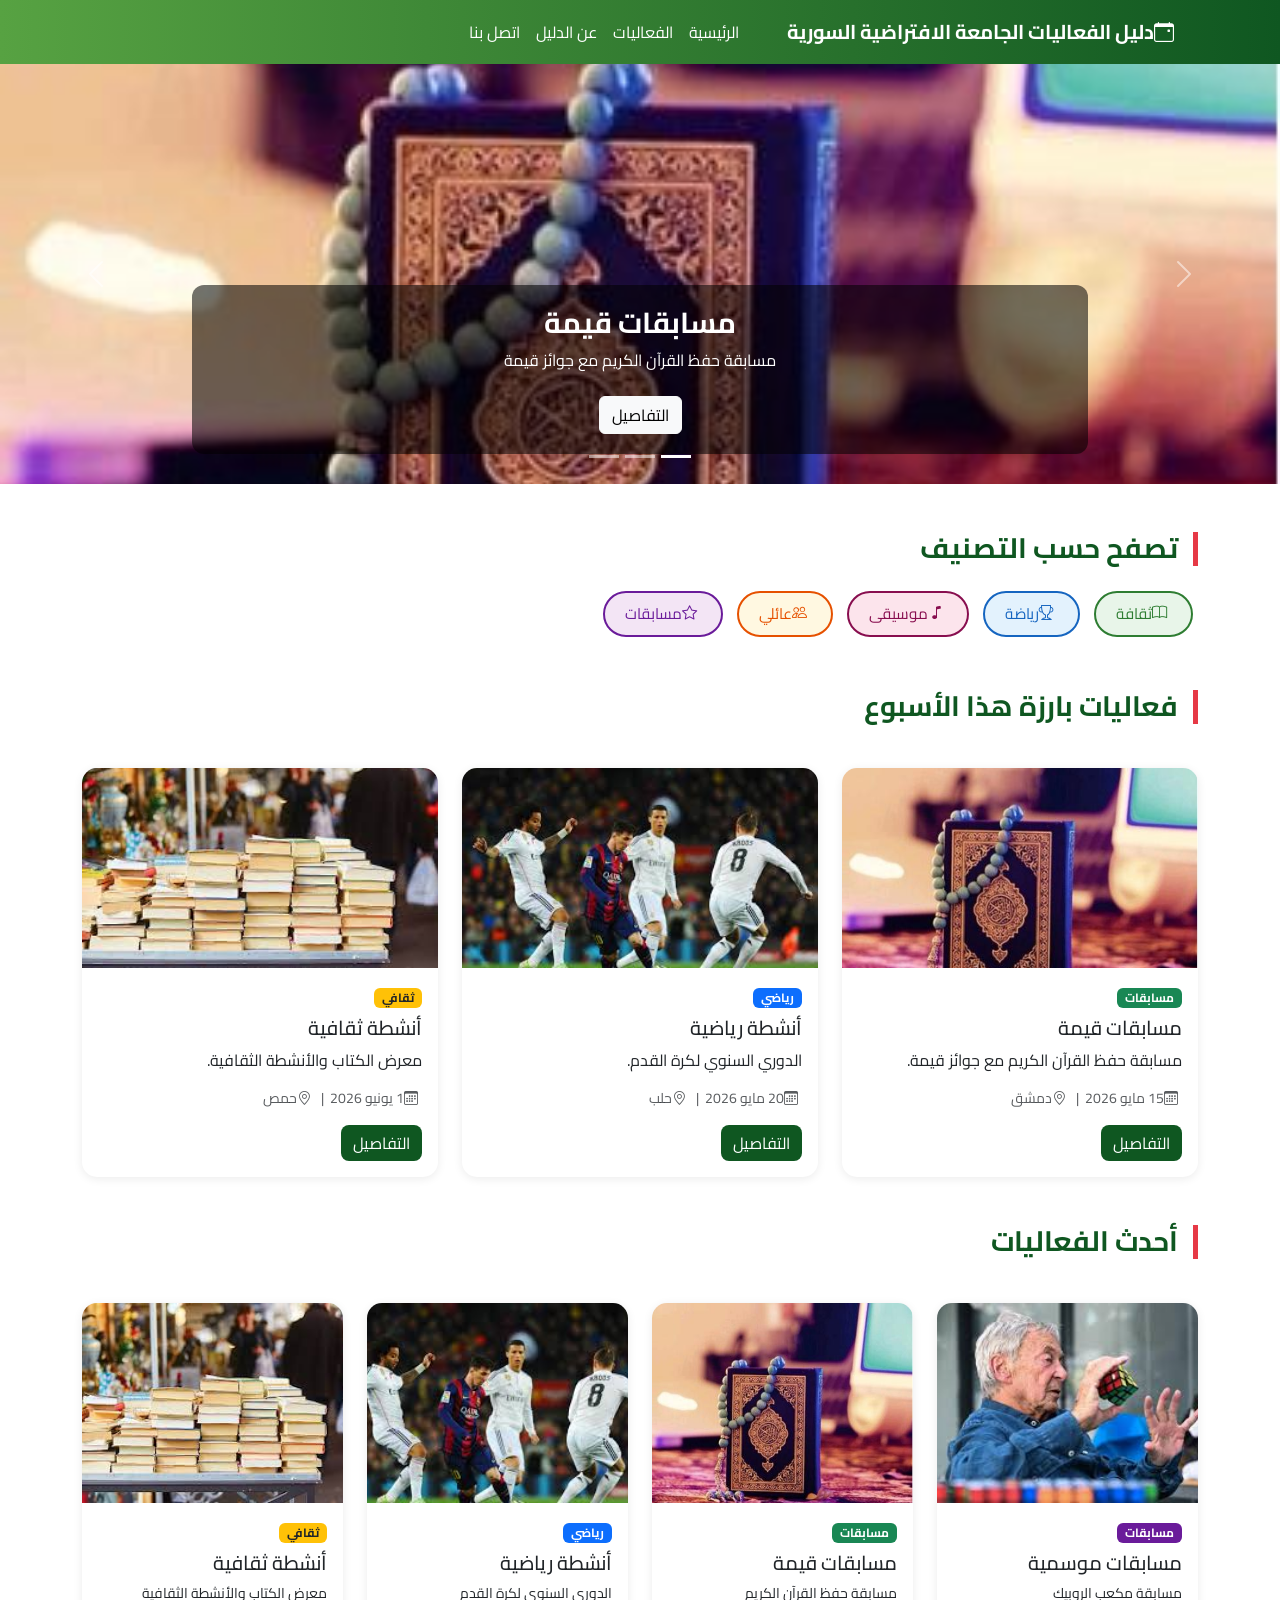
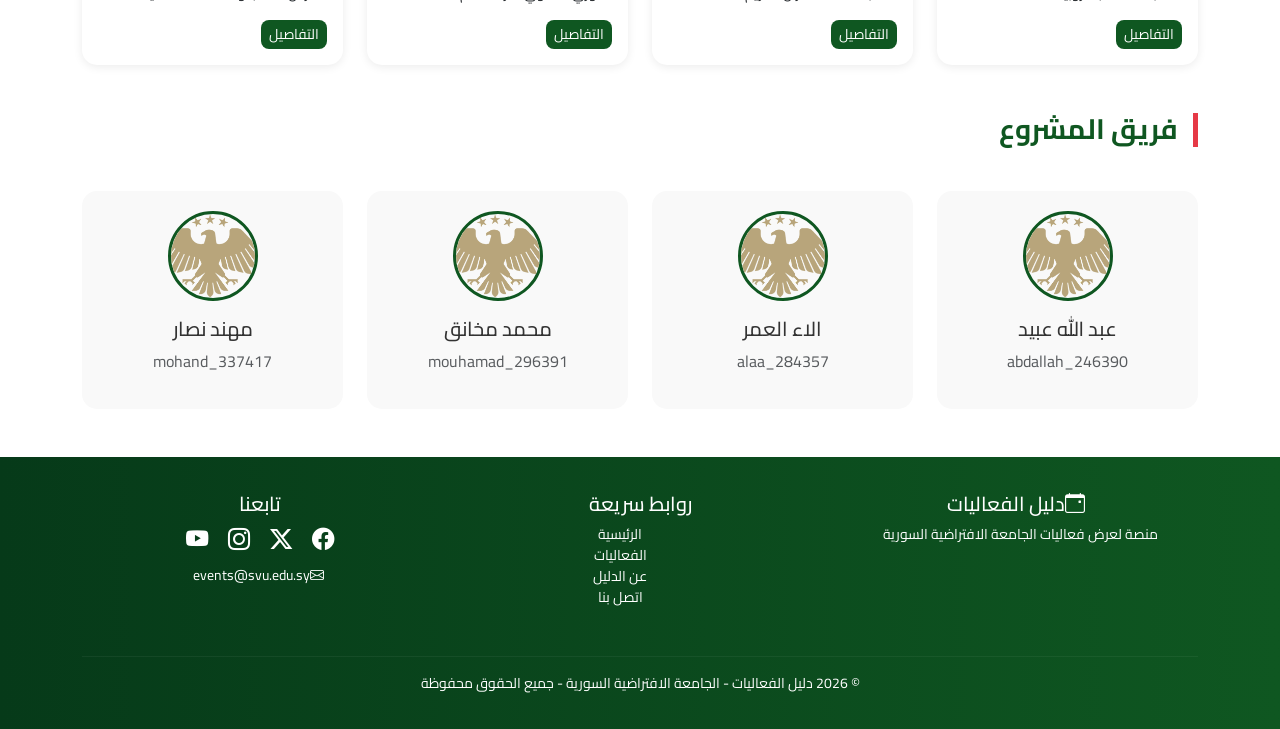
<file: index.html>
<!DOCTYPE html>
<html lang="ar" dir="rtl">

<head>
    <meta charset="UTF-8">
    <meta name="viewport" content="width=device-width, initial-scale=1.0">
    <title>الرئيسية - دليل الفعاليات</title>
    <link href="https://cdn.jsdelivr.net/npm/bootstrap@5.3.0/dist/css/bootstrap.min.css" rel="stylesheet">
    <link href="https://cdn.jsdelivr.net/npm/bootstrap-icons@1.10.5/font/bootstrap-icons.css" rel="stylesheet">
    <link rel="stylesheet" href="assets/css/styles.css">
    <style>
        /* تصنيفات سريعة */
        .category-badges .badge-cat {
            display: inline-block;
            padding: 10px 20px;
            border-radius: 30px;
            font-size: 0.95rem;
            cursor: pointer;
            transition: 0.3s;
            text-decoration: none;
            margin: 5px;
        }
        .badge-cat:hover { transform: translateY(-3px); opacity: 0.85; }
        .badge-culture  { background: #e8f5e9; color: #2e7d32; border: 2px solid #2e7d32; }
        .badge-sport    { background: #e3f2fd; color: #1565c0; border: 2px solid #1565c0; }
        .badge-music    { background: #fce4ec; color: #880e4f; border: 2px solid #880e4f; }
        .badge-family   { background: #fff8e1; color: #e65100; border: 2px solid #e65100; }
        .badge-compete  { background: #f3e5f5; color: #6a1b9a; border: 2px solid #6a1b9a; }
        /* Team section */
        .team-card { background:#f9f9f9; border-radius:15px; padding:20px; text-align:center; }
        .team-card img { width:90px; height:90px; object-fit:cover; border-radius:50%; border: 3px solid #0f5721; }
        .footer-social a { color: white; font-size: 1.4rem; margin: 0 8px; transition: 0.3s; }
        .footer-social a:hover { color: #a5d6a7; }
    </style>
</head>

<body>

    <!-- Navbar -->
    <nav class="navbar navbar-expand-lg">
        <div class="container">
            <a class="navbar-brand fw-bold text-white" href="index.html">
                <i class="bi bi-calendar-event me-2"></i>دليل الفعاليات الجامعة الافتراضية السورية
            </a>
            <button class="navbar-toggler" type="button" data-bs-toggle="collapse" data-bs-target="#navMenu">
                <span class="navbar-toggler-icon"></span>
            </button>
            <div class="collapse navbar-collapse" id="navMenu">
                <ul class="navbar-nav ms-auto">
                    <li class="nav-item"><a class="nav-link" href="index.html">الرئيسية</a></li>
                    <li class="nav-item"><a class="nav-link" href="events.html">الفعاليات</a></li>
                    <li class="nav-item"><a class="nav-link" href="about.html">عن الدليل</a></li>
                    <li class="nav-item"><a class="nav-link" href="contact.html">اتصل بنا</a></li>
                </ul>
            </div>
        </div>
    </nav>

    <!-- Hero Carousel -->
    <div id="heroCarousel" class="carousel slide" data-bs-ride="carousel">
        <div class="carousel-indicators">
            <button type="button" data-bs-target="#heroCarousel" data-bs-slide-to="0" class="active"></button>
            <button type="button" data-bs-target="#heroCarousel" data-bs-slide-to="1"></button>
            <button type="button" data-bs-target="#heroCarousel" data-bs-slide-to="2"></button>
        </div>
        <div class="carousel-inner">
            <div class="carousel-item active">
                <img src="images/qran.jfif" class="d-block w-100" style="height:420px;object-fit:cover;">
                <div class="carousel-caption">
                    <h1>مسابقات قيمة</h1>
                    <p>مسابقة حفظ القرآن الكريم مع جوائز قيمة</p>
                    <a href="event.html?id=1" class="btn btn-light mt-2">التفاصيل</a>
                </div>
            </div>
            <div class="carousel-item">
                <img src="images/sport.jfif" class="d-block w-100" style="height:420px;object-fit:cover;">
                <div class="carousel-caption">
                    <h1>أنشطة رياضية</h1>
                    <p>الدوري السنوي لكرة القدم</p>
                    <a href="event.html?id=2" class="btn btn-light mt-2">التفاصيل</a>
                </div>
            </div>
            <div class="carousel-item">
                <img src="images/book.jfif" class="d-block w-100" style="height:420px;object-fit:cover;">
                <div class="carousel-caption">
                    <h1>فعاليات ثقافية</h1>
                    <p>معرض الكتاب والأنشطة الثقافية</p>
                    <a href="event.html?id=3" class="btn btn-light mt-2">التفاصيل</a>
                </div>
            </div>
        </div>
        <button class="carousel-control-prev" type="button" data-bs-target="#heroCarousel" data-bs-slide="prev">
            <span class="carousel-control-prev-icon"></span>
        </button>
        <button class="carousel-control-next" type="button" data-bs-target="#heroCarousel" data-bs-slide="next">
            <span class="carousel-control-next-icon"></span>
        </button>
    </div>

    <!-- تصنيفات سريعة -->
    <div class="container mt-5">
        <h3 class="section-title">تصفح حسب التصنيف</h3>
        <div class="category-badges mt-3">
            <a href="events.html?cat=ثقافي" class="badge-cat badge-culture"><i class="bi bi-book me-1"></i>ثقافة</a>
            <a href="events.html?cat=رياضي" class="badge-cat badge-sport"><i class="bi bi-trophy me-1"></i>رياضة</a>
            <a href="events.html?cat=موسيقى" class="badge-cat badge-music"><i class="bi bi-music-note me-1"></i>موسيقى</a>
            <a href="events.html?cat=عائلي" class="badge-cat badge-family"><i class="bi bi-people me-1"></i>عائلي</a>
            <a href="events.html?cat=مسابقات" class="badge-cat badge-compete"><i class="bi bi-star me-1"></i>مسابقات</a>
        </div>
    </div>

    <!-- فعاليات بارزة -->
    <div class="container mt-5">
        <h3 class="section-title">فعاليات بارزة هذا الأسبوع</h3>
        <div class="row g-4 mt-2">
            <div class="col-md-4">
                <div class="card h-100">
                    <img src="images/qran.jfif" class="card-img-top">
                    <div class="card-body">
                        <span class="badge bg-success mb-2">مسابقات</span>
                        <h5 class="card-title">مسابقات قيمة</h5>
                        <p class="card-text">مسابقة حفظ القرآن الكريم مع جوائز قيمة.</p>
                        <p class="text-muted small"><i class="bi bi-calendar3 me-1"></i>15 مايو 2026 &nbsp;|&nbsp; <i class="bi bi-geo-alt me-1"></i>دمشق</p>
                        <a href="event.html?id=1" class="btn btn-primary">التفاصيل</a>
                    </div>
                </div>
            </div>
            <div class="col-md-4">
                <div class="card h-100">
                    <img src="images/sport.jfif" class="card-img-top">
                    <div class="card-body">
                        <span class="badge bg-primary mb-2">رياضي</span>
                        <h5 class="card-title">أنشطة رياضية</h5>
                        <p class="card-text">الدوري السنوي لكرة القدم.</p>
                        <p class="text-muted small"><i class="bi bi-calendar3 me-1"></i>20 مايو 2026 &nbsp;|&nbsp; <i class="bi bi-geo-alt me-1"></i>حلب</p>
                        <a href="event.html?id=2" class="btn btn-primary">التفاصيل</a>
                    </div>
                </div>
            </div>
            <div class="col-md-4">
                <div class="card h-100">
                    <img src="images/book.jfif" class="card-img-top">
                    <div class="card-body">
                        <span class="badge bg-warning text-dark mb-2">ثقافي</span>
                        <h5 class="card-title">أنشطة ثقافية</h5>
                        <p class="card-text">معرض الكتاب والأنشطة الثقافية.</p>
                        <p class="text-muted small"><i class="bi bi-calendar3 me-1"></i>1 يونيو 2026 &nbsp;|&nbsp; <i class="bi bi-geo-alt me-1"></i>حمص</p>
                        <a href="event.html?id=3" class="btn btn-primary">التفاصيل</a>
                    </div>
                </div>
            </div>
        </div>
    </div>

    <!-- أحدث الفعاليات -->
    <div class="container mt-5">
        <h3 class="section-title">أحدث الفعاليات</h3>
        <div class="row g-4 mt-2">
            <div class="col-md-3 col-sm-6">
                <div class="card h-100">
                    <img src="images/robik.jfif" class="card-img-top">
                    <div class="card-body">
                        <span class="badge bg-purple mb-2" style="background:#6a1b9a!important">مسابقات</span>
                        <h5 class="card-title">مسابقات موسمية</h5>
                        <p class="card-text small">مسابقة مكعب الروبيك</p>
                        <a href="event.html?id=4" class="btn btn-primary btn-sm">التفاصيل</a>
                    </div>
                </div>
            </div>
            <div class="col-md-3 col-sm-6">
                <div class="card h-100">
                    <img src="images/qran.jfif" class="card-img-top">
                    <div class="card-body">
                        <span class="badge bg-success mb-2">مسابقات</span>
                        <h5 class="card-title">مسابقات قيمة</h5>
                        <p class="card-text small">مسابقة حفظ القرآن الكريم</p>
                        <a href="event.html?id=1" class="btn btn-primary btn-sm">التفاصيل</a>
                    </div>
                </div>
            </div>
            <div class="col-md-3 col-sm-6">
                <div class="card h-100">
                    <img src="images/sport.jfif" class="card-img-top">
                    <div class="card-body">
                        <span class="badge bg-primary mb-2">رياضي</span>
                        <h5 class="card-title">أنشطة رياضية</h5>
                        <p class="card-text small">الدوري السنوي لكرة القدم</p>
                        <a href="event.html?id=2" class="btn btn-primary btn-sm">التفاصيل</a>
                    </div>
                </div>
            </div>
            <div class="col-md-3 col-sm-6">
                <div class="card h-100">
                    <img src="images/book.jfif" class="card-img-top">
                    <div class="card-body">
                        <span class="badge bg-warning text-dark mb-2">ثقافي</span>
                        <h5 class="card-title">أنشطة ثقافية</h5>
                        <p class="card-text small">معرض الكتاب والأنشطة الثقافية</p>
                        <a href="event.html?id=3" class="btn btn-primary btn-sm">التفاصيل</a>
                    </div>
                </div>
            </div>
        </div>
    </div>

    <!-- فريق العمل (مطلوب في الرئيسية) -->
    <div class="container mt-5 mb-4">
        <h3 class="section-title">فريق المشروع</h3>
        <div class="row g-4 mt-2">
            <div class="col-md-3 col-sm-6">
                <div class="team-card">
                    <img src="images/img-01.png" >
                    <h5 class="mt-3">عبد الله عبيد</h5>
                    <p class="text-muted">abdallah_246390</p>
                </div>
            </div>
            <div class="col-md-3 col-sm-6">
                <div class="team-card">
                    <img src="images/img-01.png" >
                    <h5 class="mt-3">الاء العمر</h5>
                    <p class="text-muted">alaa_284357</p>
                </div>
            </div><div class="col-md-3 col-sm-6">
                <div class="team-card">
                    <img src="images/img-01.png">
                    <h5 class="mt-3">محمد مخانق</h5>
                    <p class="text-muted">mouhamad_296391</p>
                </div>
            </div><div class="col-md-3 col-sm-6">
                <div class="team-card">
                    <img src="images/img-01.png" >
                    <h5 class="mt-3">مهند نصار</h5>
                    <p class="text-muted">mohand_337417</p>
                </div>
            </div>
        </div>
    </div>

    <!-- Footer -->
    <footer class="footer mt-5">
        <div class="container">
            <div class="row">
                <div class="col-md-4 mb-3">
                    <h5><i class="bi bi-calendar-event me-2"></i>دليل الفعاليات</h5>
                    <p class="small">منصة لعرض فعاليات الجامعة الافتراضية السورية</p>
                </div>
                <div class="col-md-4 mb-3">
                    <h5>روابط سريعة</h5>
                    <ul class="list-unstyled small">
                        <li><a href="index.html" class="text-white text-decoration-none">الرئيسية</a></li>
                        <li><a href="events.html" class="text-white text-decoration-none">الفعاليات</a></li>
                        <li><a href="about.html" class="text-white text-decoration-none">عن الدليل</a></li>
                        <li><a href="contact.html" class="text-white text-decoration-none">اتصل بنا</a></li>
                    </ul>
                </div>
                <div class="col-md-4 mb-3">
                    <h5>تابعنا</h5>
                    <div class="footer-social">
                        <a href="#"><i class="bi bi-facebook"></i></a>
                        <a href="#"><i class="bi bi-twitter-x"></i></a>
                        <a href="#"><i class="bi bi-instagram"></i></a>
                        <a href="#"><i class="bi bi-youtube"></i></a>
                    </div>
                    <p class="small mt-2"><i class="bi bi-envelope me-1"></i>events@svu.edu.sy</p>
                </div>
            </div>
            <hr style="border-color:rgba(255,255,255,0.2)">
            <p class="mb-0 small">© 2026 دليل الفعاليات - الجامعة الافتراضية السورية - جميع الحقوق محفوظة</p>
        </div>
    </footer>

    <!-- Scroll to top button (Bonus) -->
    <button id="scrollTop" onclick="window.scrollTo({top:0,behavior:'smooth'})" 
        style="display:none;position:fixed;bottom:30px;left:30px;z-index:999;border:none;border-radius:50%;width:45px;height:45px;background:#0f5721;color:white;font-size:1.2rem;cursor:pointer;">
        <i class="bi bi-arrow-up"></i>
    </button>

    <script src="https://cdn.jsdelivr.net/npm/bootstrap@5.3.0/dist/js/bootstrap.bundle.min.js"></script>
    <script src="assets/js/main.js"></script>
    <script>
        // Scroll to top visibility
        window.addEventListener('scroll', function() {
            document.getElementById('scrollTop').style.display = window.scrollY > 300 ? 'block' : 'none';
        });
    </script>
</body>
</html>
</file>
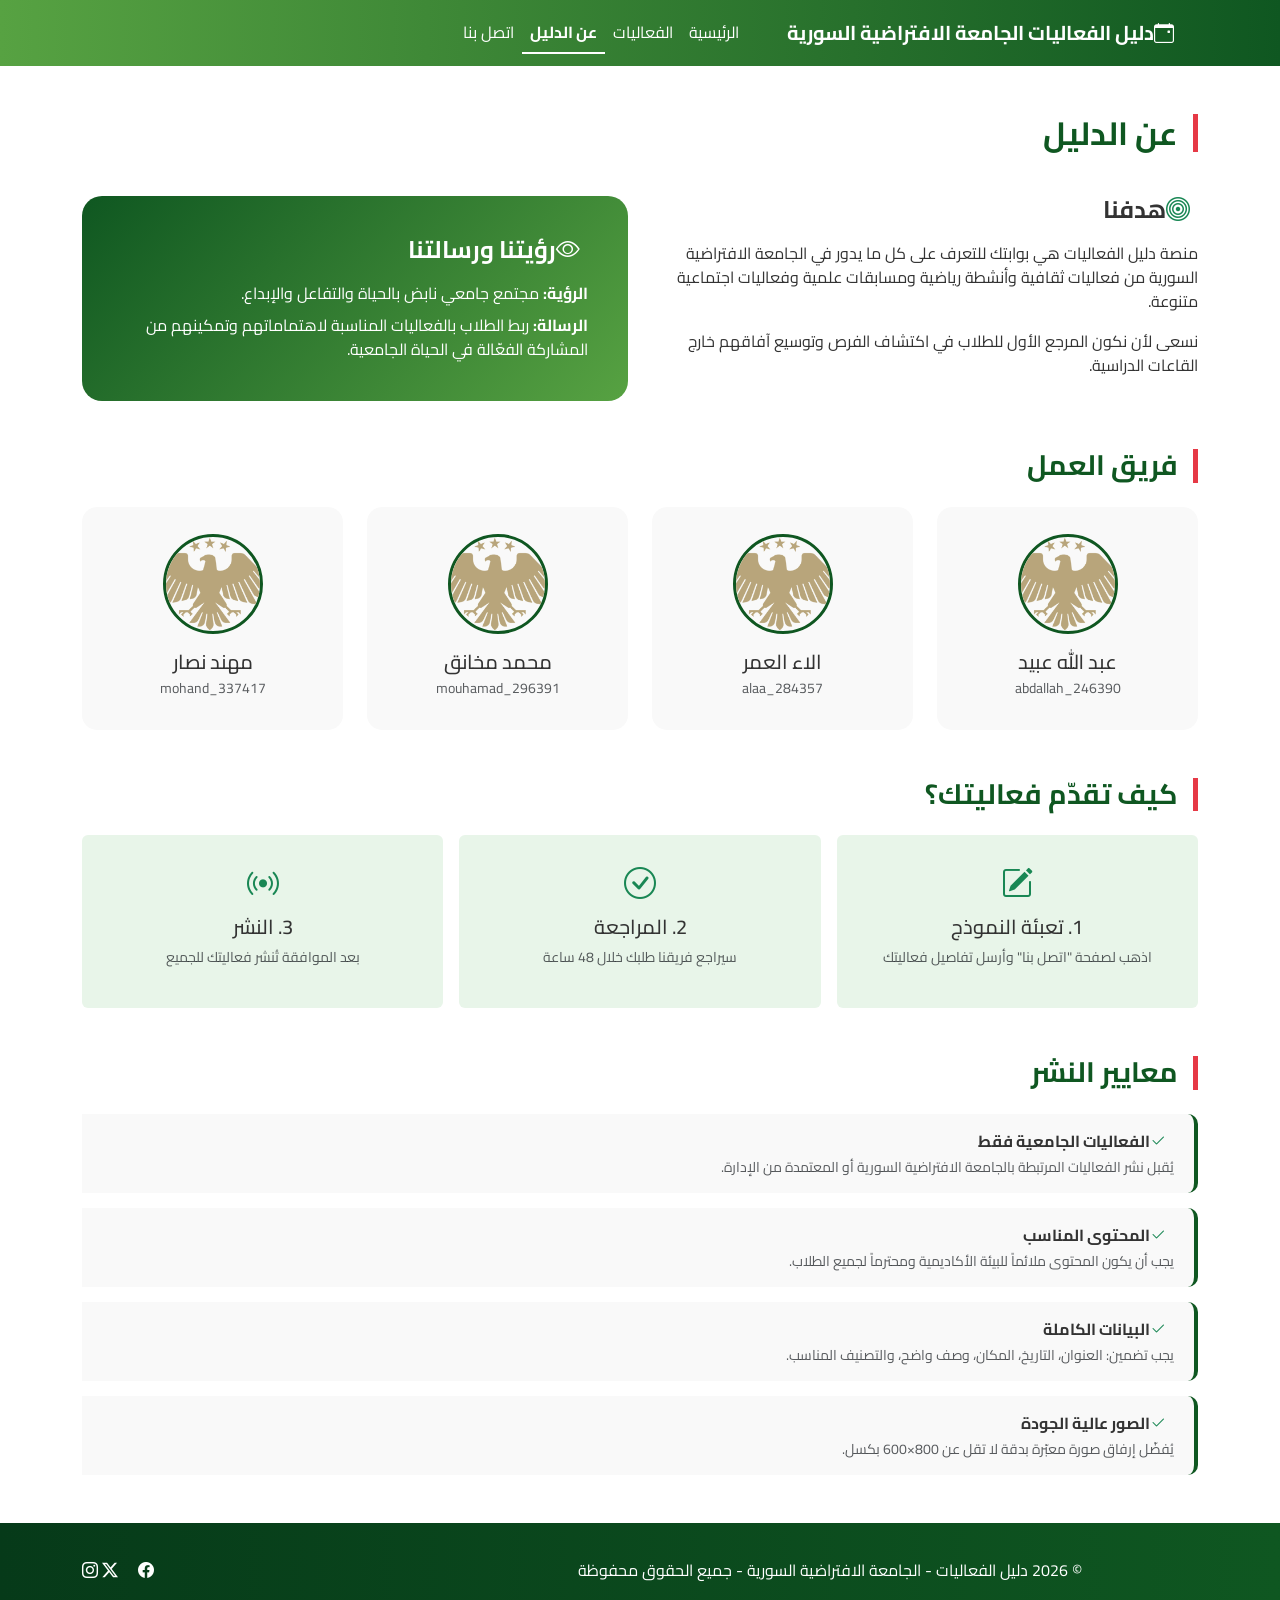
<file: about.html>
<!DOCTYPE html>
<html lang="ar" dir="rtl">

<head>
    <meta charset="UTF-8">
    <meta name="viewport" content="width=device-width, initial-scale=1.0">
    <title>عن الدليل - دليل الفعاليات</title>
    <link href="https://cdn.jsdelivr.net/npm/bootstrap@5.3.0/dist/css/bootstrap.min.css" rel="stylesheet">
    <link href="https://cdn.jsdelivr.net/npm/bootstrap-icons@1.10.5/font/bootstrap-icons.css" rel="stylesheet">
    <link rel="stylesheet" href="assets/css/styles.css">
    <style>
        .team-card {
            background: #f9f9f9;
            border-radius: 15px;
            padding: 25px 20px;
            text-align: center;
            transition: 0.3s;
            border: 2px solid transparent;
        }
        .team-card:hover {
            border-color: #0f5721;
            transform: translateY(-5px);
        }
        .team-card img {
            width: 100px; height: 100px;
            object-fit: cover; border-radius: 50%;
            border: 3px solid #0f5721;
        }
        .policy-item {
            border-right: 4px solid #0f5721;
            padding: 15px 20px;
            background: #f9f9f9;
            border-radius: 0 10px 10px 0;
            margin-bottom: 15px;
        }
        .vision-box {
            background: linear-gradient(135deg, #0f5721, #57a242);
            color: white;
            border-radius: 20px;
            padding: 40px;
        }
    </style>
</head>

<body>

    <!-- Navbar -->
    <nav class="navbar navbar-expand-lg">
        <div class="container">
            <a class="navbar-brand fw-bold text-white" href="index.html">
                <i class="bi bi-calendar-event me-2"></i>دليل الفعاليات الجامعة الافتراضية السورية
            </a>
            <button class="navbar-toggler" type="button" data-bs-toggle="collapse" data-bs-target="#navMenu">
                <span class="navbar-toggler-icon"></span>
            </button>
            <div class="collapse navbar-collapse" id="navMenu">
                <ul class="navbar-nav ms-auto">
                    <li class="nav-item"><a class="nav-link" href="index.html">الرئيسية</a></li>
                    <li class="nav-item"><a class="nav-link" href="events.html">الفعاليات</a></li>
                    <li class="nav-item"><a class="nav-link active" href="about.html">عن الدليل</a></li>
                    <li class="nav-item"><a class="nav-link" href="contact.html">اتصل بنا</a></li>
                </ul>
            </div>
        </div>
    </nav>

    <div class="container mt-5">

        <h2 class="section-title">عن الدليل</h2>

        <!-- الهدف والرؤية -->
        <div class="row g-4 mt-3 mb-5">
            <div class="col-md-6">
                <h4 class="fw-bold mb-3"><i class="bi bi-bullseye text-success me-2"></i>هدفنا</h4>
                <p>منصة دليل الفعاليات هي بوابتك للتعرف على كل ما يدور في الجامعة الافتراضية السورية من فعاليات ثقافية وأنشطة رياضية ومسابقات علمية وفعاليات اجتماعية متنوعة.</p>
                <p>نسعى لأن نكون المرجع الأول للطلاب في اكتشاف الفرص وتوسيع آفاقهم خارج القاعات الدراسية.</p>
            </div>
            <div class="col-md-6">
                <div class="vision-box">
                    <h4 class="fw-bold mb-3"><i class="bi bi-eye me-2"></i>رؤيتنا ورسالتنا</h4>
                    <p class="mb-2"><strong>الرؤية:</strong> مجتمع جامعي نابض بالحياة والتفاعل والإبداع.</p>
                    <p class="mb-0"><strong>الرسالة:</strong> ربط الطلاب بالفعاليات المناسبة لاهتماماتهم وتمكينهم من المشاركة الفعّالة في الحياة الجامعية.</p>
                </div>
            </div>
        </div>

        <!-- فريق العمل -->
        <h3 class="section-title mb-4">فريق العمل</h3>
        <div class="row g-4">
            <div class="col-md-3 col-sm-6">
                <div class="team-card">
                    <img src="images/img-01.png" >
                    <h5 class="mt-3 mb-1"> عبد الله عبيد</h5>
                    <p class="text-muted small mb-1">abdallah_246390</p>
                </div>
            </div> <div class="col-md-3 col-sm-6">
                <div class="team-card">
                    <img src="images/img-01.png" >
                    <h5 class="mt-3 mb-1">الاء العمر </h5>
                    <p class="text-muted small mb-1">alaa_284357</p>
                </div>
            </div> <div class="col-md-3 col-sm-6">
                <div class="team-card">
                    <img src="images/img-01.png" >
                    <h5 class="mt-3 mb-1">محمد مخانق</h5>
                    <p class="text-muted small mb-1">mouhamad_296391</p>
                </div>
            </div>
            <div class="col-md-3 col-sm-6">
                <div class="team-card">
                    <img src="images/img-01.png" alt="Mike">
                    <h5 class="mt-3 mb-1">مهند نصار</h5>
                    <p class="text-muted small mb-1">mohand_337417</p>
                </div>
            </div>
        </div>

        <!-- كيفية تقديم فعالية -->
        <div class="mt-5">
            <h3 class="section-title mb-4">كيف تقدّم فعاليتك؟</h3>
            <div class="row g-3">
                <div class="col-md-4 text-center">
                    <div class="p-4 rounded" style="background:#e8f5e9;">
                        <i class="bi bi-pencil-square text-success" style="font-size:2rem;"></i>
                        <h5 class="mt-2">1. تعبئة النموذج</h5>
                        <p class="small text-muted">اذهب لصفحة "اتصل بنا" وأرسل تفاصيل فعاليتك</p>
                    </div>
                </div>
                <div class="col-md-4 text-center">
                    <div class="p-4 rounded" style="background:#e8f5e9;">
                        <i class="bi bi-check-circle text-success" style="font-size:2rem;"></i>
                        <h5 class="mt-2">2. المراجعة</h5>
                        <p class="small text-muted">سيراجع فريقنا طلبك خلال 48 ساعة</p>
                    </div>
                </div>
                <div class="col-md-4 text-center">
                    <div class="p-4 rounded" style="background:#e8f5e9;">
                        <i class="bi bi-broadcast text-success" style="font-size:2rem;"></i>
                        <h5 class="mt-2">3. النشر</h5>
                        <p class="small text-muted">بعد الموافقة تُنشر فعاليتك للجميع</p>
                    </div>
                </div>
            </div>
        </div>

        <!-- معايير النشر -->
        <div class="mt-5 mb-5">
            <h3 class="section-title mb-4">معايير النشر</h3>
            <div class="policy-item">
                <strong><i class="bi bi-check2 text-success me-2"></i>الفعاليات الجامعية فقط</strong>
                <p class="mb-0 mt-1 text-muted small">يُقبل نشر الفعاليات المرتبطة بالجامعة الافتراضية السورية أو المعتمدة من الإدارة.</p>
            </div>
            <div class="policy-item">
                <strong><i class="bi bi-check2 text-success me-2"></i>المحتوى المناسب</strong>
                <p class="mb-0 mt-1 text-muted small">يجب أن يكون المحتوى ملائماً للبيئة الأكاديمية ومحترماً لجميع الطلاب.</p>
            </div>
            <div class="policy-item">
                <strong><i class="bi bi-check2 text-success me-2"></i>البيانات الكاملة</strong>
                <p class="mb-0 mt-1 text-muted small">يجب تضمين: العنوان، التاريخ، المكان، وصف واضح، والتصنيف المناسب.</p>
            </div>
            <div class="policy-item">
                <strong><i class="bi bi-check2 text-success me-2"></i>الصور عالية الجودة</strong>
                <p class="mb-0 mt-1 text-muted small">يُفضّل إرفاق صورة معبّرة بدقة لا تقل عن 800×600 بكسل.</p>
            </div>
        </div>

    </div>

    <!-- Footer -->
    <footer class="footer mt-5">
        <div class="container">
            <div class="row">
                <div class="col-md-8">
                    <p class="mb-0">© 2026 دليل الفعاليات - الجامعة الافتراضية السورية - جميع الحقوق محفوظة</p>
                </div>
                <div class="col-md-4 text-md-start">
                    <a href="#" class="text-white me-3"><i class="bi bi-facebook"></i></a>
                    <a href="#" class="text-white me-3"><i class="bi bi-twitter-x"></i></a>
                    <a href="#" class="text-white"><i class="bi bi-instagram"></i></a>
                </div>
            </div>
        </div>
    </footer>

    <script src="https://cdn.jsdelivr.net/npm/bootstrap@5.3.0/dist/js/bootstrap.bundle.min.js"></script>
</body>
</html>
</file>
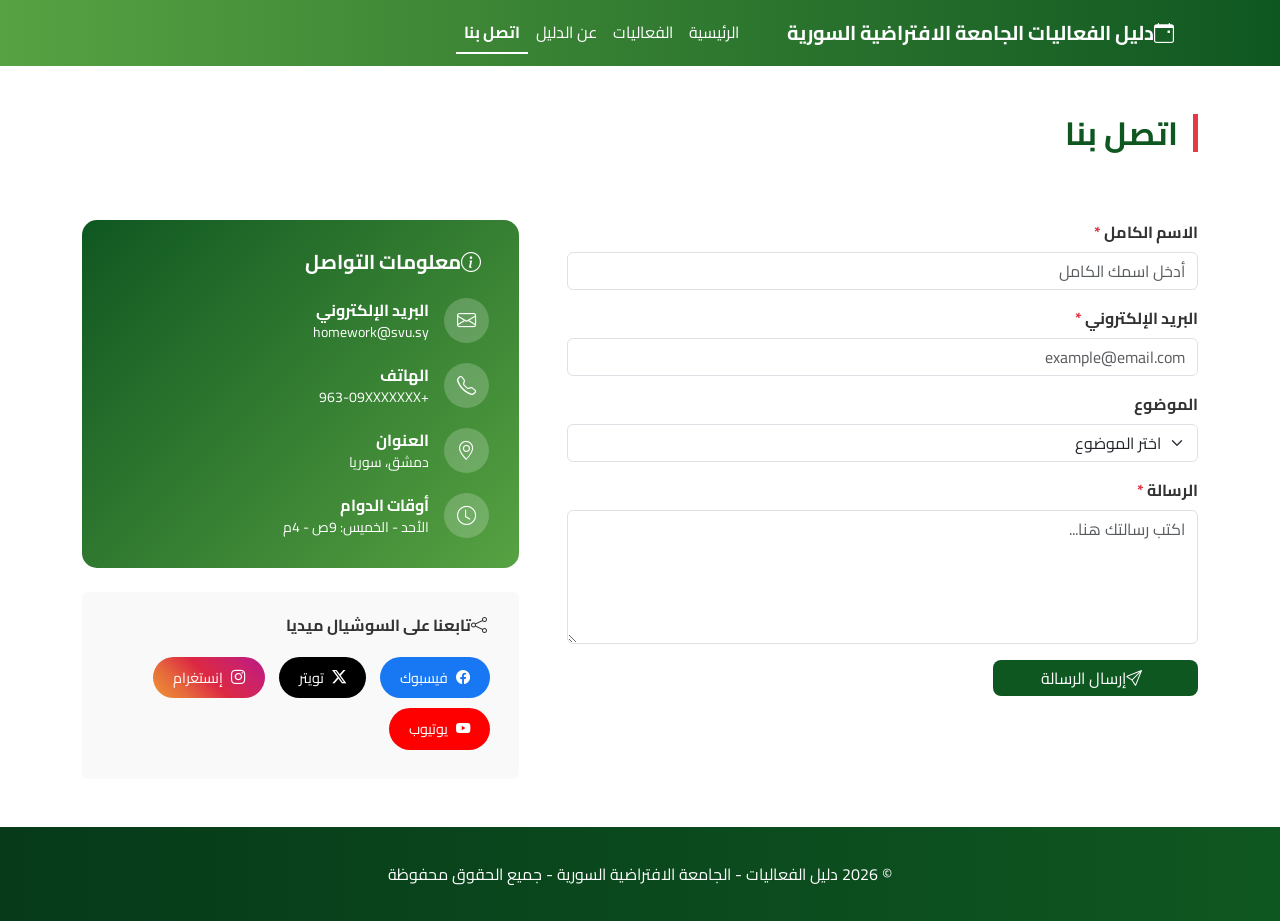
<file: contact.html>
<!DOCTYPE html>
<html lang="ar" dir="rtl">

<head>
    <meta charset="UTF-8">
    <meta name="viewport" content="width=device-width, initial-scale=1.0">
    <title>اتصل بنا - دليل الفعاليات</title>
    <link href="https://cdn.jsdelivr.net/npm/bootstrap@5.3.0/dist/css/bootstrap.min.css" rel="stylesheet">
    <link href="https://cdn.jsdelivr.net/npm/bootstrap-icons@1.10.5/font/bootstrap-icons.css" rel="stylesheet">
    <link rel="stylesheet" href="assets/css/styles.css">
    <style>
        .contact-info-card {
            background: linear-gradient(135deg, #0f5721, #57a242);
            color: white;
            border-radius: 15px;
            padding: 30px;
        }
        .contact-info-card .info-item {
            display: flex;
            align-items: center;
            gap: 15px;
            margin-bottom: 20px;
        }
        .contact-info-card .info-icon {
            width: 45px; height: 45px;
            background: rgba(255,255,255,0.2);
            border-radius: 50%;
            display: flex; align-items: center; justify-content: center;
            font-size: 1.2rem; flex-shrink: 0;
        }
        .social-btn {
            display: inline-flex; align-items: center; gap: 8px;
            padding: 10px 20px; border-radius: 30px;
            text-decoration: none; color: white; margin: 5px;
            transition: 0.3s; font-size: 0.9rem;
        }
        .social-btn:hover { transform: translateY(-3px); color: white; opacity: 0.9; }
        .social-fb  { background: #1877f2; }
        .social-tw  { background: #000000; }
        .social-ig  { background: linear-gradient(45deg,#f09433,#e6683c,#dc2743,#cc2366,#bc1888); }
        .social-yt  { background: #ff0000; }
    </style>
</head>

<body>

    <!-- Navbar -->
    <nav class="navbar navbar-expand-lg">
        <div class="container">
            <a class="navbar-brand fw-bold text-white" href="index.html">
                <i class="bi bi-calendar-event me-2"></i>دليل الفعاليات الجامعة الافتراضية السورية
            </a>
            <button class="navbar-toggler" type="button" data-bs-toggle="collapse" data-bs-target="#navMenu">
                <span class="navbar-toggler-icon"></span>
            </button>
            <div class="collapse navbar-collapse" id="navMenu">
                <ul class="navbar-nav ms-auto">
                    <li class="nav-item"><a class="nav-link" href="index.html">الرئيسية</a></li>
                    <li class="nav-item"><a class="nav-link" href="events.html">الفعاليات</a></li>
                    <li class="nav-item"><a class="nav-link" href="about.html">عن الدليل</a></li>
                    <li class="nav-item"><a class="nav-link active" href="contact.html">اتصل بنا</a></li>
                </ul>
            </div>
        </div>
    </nav>

    <div class="container mt-5 mb-5">
        <h2 class="section-title">اتصل بنا</h2>

        <div class="row g-5 mt-2">

            <!-- نموذج التواصل -->
            <div class="col-lg-7">
                <div id="msg"></div>
                <form id="contactForm" novalidate>
                    <div class="mb-3">
                        <label class="form-label fw-bold">الاسم الكامل <span class="text-danger">*</span></label>
                        <input type="text" id="name" class="form-control" placeholder="أدخل اسمك الكامل">
                        <div id="nameErr" class="text-danger small mt-1" style="display:none;">الاسم مطلوب</div>
                    </div>
                    <div class="mb-3">
                        <label class="form-label fw-bold">البريد الإلكتروني <span class="text-danger">*</span></label>
                        <input type="email" id="email" class="form-control" placeholder="example@email.com">
                        <div id="emailErr" class="text-danger small mt-1" style="display:none;">يرجى إدخال بريد إلكتروني صالح يحتوي على @</div>
                    </div>
                    <div class="mb-3">
                        <label class="form-label fw-bold">الموضوع</label>
                        <select class="form-select" id="subject">
                            <option value="">اختر الموضوع</option>
                            <option>اقتراح فعالية</option>
                            <option>استفسار عام</option>
                            <option>الإبلاغ عن مشكلة</option>
                            <option>تعاون وشراكة</option>
                        </select>
                    </div>
                    <div class="mb-3">
                        <label class="form-label fw-bold">الرسالة <span class="text-danger">*</span></label>
                        <textarea id="message" class="form-control" rows="5" placeholder="اكتب رسالتك هنا..."></textarea>
                        <div id="msgErr" class="text-danger small mt-1" style="display:none;">الرسالة مطلوبة</div>
                    </div>
                    <button type="button" class="btn btn-primary px-5" onclick="validateForm()">
                        <i class="bi bi-send me-2"></i>إرسال الرسالة
                    </button>
                </form>
            </div>

            <!-- معلومات التواصل -->
            <div class="col-lg-5">
                <div class="contact-info-card mb-4">
                    <h5 class="fw-bold mb-4"><i class="bi bi-info-circle me-2"></i>معلومات التواصل</h5>
                    <div class="info-item">
                        <div class="info-icon"><i class="bi bi-envelope"></i></div>
                        <div>
                            <p class="mb-0 fw-bold">البريد الإلكتروني</p>
                            <p class="mb-0 small">homework@svu.sy</p>
                        </div>
                    </div>
                    <div class="info-item">
                        <div class="info-icon"><i class="bi bi-telephone"></i></div>
                        <div>
                            <p class="mb-0 fw-bold">الهاتف</p>
                            <p class="mb-0 small">+963-09XXXXXXX</p>
                        </div>
                    </div>
                    <div class="info-item">
                        <div class="info-icon"><i class="bi bi-geo-alt"></i></div>
                        <div>
                            <p class="mb-0 fw-bold">العنوان</p>
                            <p class="mb-0 small">دمشق، سوريا</p>
                        </div>
                    </div>
                    <div class="info-item mb-0">
                        <div class="info-icon"><i class="bi bi-clock"></i></div>
                        <div>
                            <p class="mb-0 fw-bold">أوقات الدوام</p>
                            <p class="mb-0 small">الأحد - الخميس: 9ص - 4م</p>
                        </div>
                    </div>
                </div>

                <!-- السوشيال ميديا -->
                <div class="p-4 rounded" style="background:#f9f9f9;">
                    <h6 class="fw-bold mb-3"><i class="bi bi-share me-2"></i>تابعنا على السوشيال ميديا</h6>
                    <div>
                        <a href="#" class="social-btn social-fb"><i class="bi bi-facebook"></i>فيسبوك</a>
                        <a href="#" class="social-btn social-tw"><i class="bi bi-twitter-x"></i>تويتر</a>
                        <a href="#" class="social-btn social-ig"><i class="bi bi-instagram"></i>إنستغرام</a>
                        <a href="#" class="social-btn social-yt"><i class="bi bi-youtube"></i>يوتيوب</a>
                    </div>
                </div>
            </div>
        </div>
    </div>

    <!-- Footer -->
    <footer class="footer mt-5">
        <div class="container">
            <p class="mb-0">© 2026 دليل الفعاليات - الجامعة الافتراضية السورية - جميع الحقوق محفوظة</p>
        </div>
    </footer>

    <script src="https://cdn.jsdelivr.net/npm/bootstrap@5.3.0/dist/js/bootstrap.bundle.min.js"></script>
    <script>
        // التحقق من النموذج مع Bootstrap Alerts
        function validateForm() {
            let valid = true;

            const name    = document.getElementById('name').value.trim();
            const email   = document.getElementById('email').value.trim();
            const message = document.getElementById('message').value.trim();

            // إخفاء الأخطاء أولاً
            document.getElementById('nameErr').style.display  = 'none';
            document.getElementById('emailErr').style.display = 'none';
            document.getElementById('msgErr').style.display   = 'none';
            document.getElementById('msg').innerHTML = '';

            if (!name) {
                document.getElementById('nameErr').style.display = 'block';
                valid = false;
            }
            if (!email || !email.includes('@')) {
                document.getElementById('emailErr').style.display = 'block';
                valid = false;
            }
            if (!message) {
                document.getElementById('msgErr').style.display = 'block';
                valid = false;
            }

            if (valid) {
                document.getElementById('msg').innerHTML =
                    `<div class="alert alert-success alert-dismissible fade show">
                        <i class="bi bi-check-circle me-2"></i>
                        تم إرسال رسالتك بنجاح! سنتواصل معك قريباً.
                        <button type="button" class="btn-close" data-bs-dismiss="alert"></button>
                    </div>`;
                document.getElementById('contactForm').reset();
            } else {
                document.getElementById('msg').innerHTML =
                    `<div class="alert alert-danger alert-dismissible fade show">
                        <i class="bi bi-exclamation-circle me-2"></i>
                        يرجى تصحيح الأخطاء أدناه قبل الإرسال.
                        <button type="button" class="btn-close" data-bs-dismiss="alert"></button>
                    </div>`;
            }

            window.scrollTo({ top: 0, behavior: 'smooth' });
            return false;
        }
    </script>
</body>
</html>
</file>
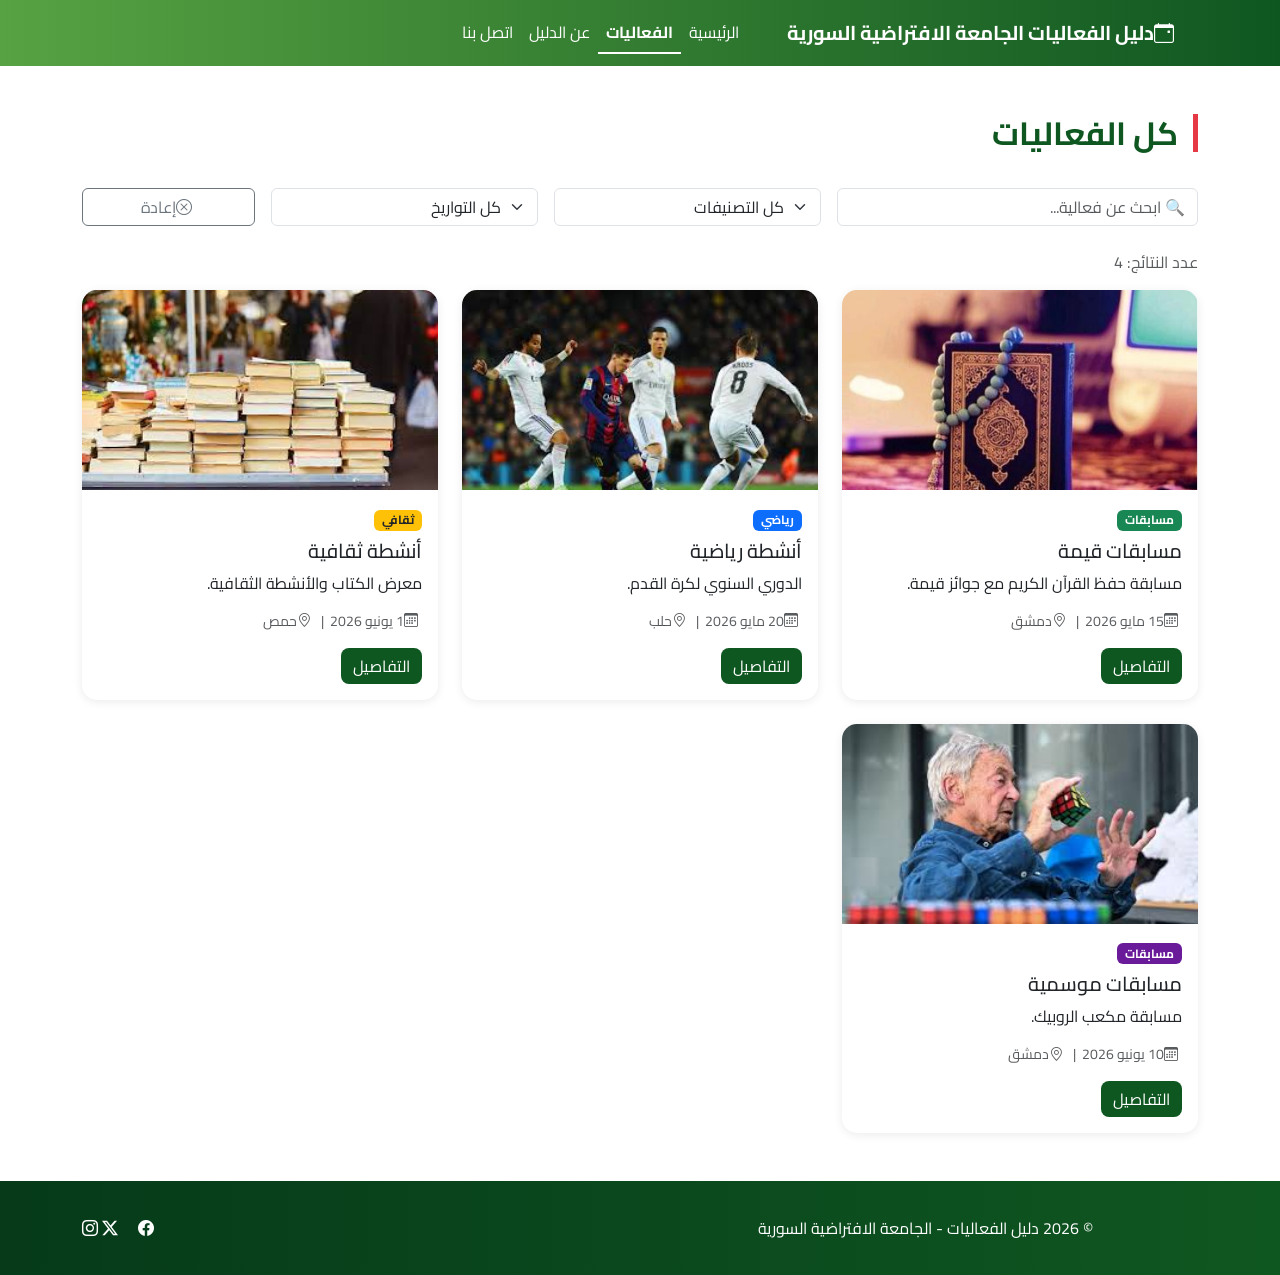
<file: events.html>
<!DOCTYPE html>
<html lang="ar" dir="rtl">

<head>
    <meta charset="UTF-8">
    <meta name="viewport" content="width=device-width, initial-scale=1.0">
    <title>الفعاليات - دليل الفعاليات</title>
    <link href="https://cdn.jsdelivr.net/npm/bootstrap@5.3.0/dist/css/bootstrap.min.css" rel="stylesheet">
    <link href="https://cdn.jsdelivr.net/npm/bootstrap-icons@1.10.5/font/bootstrap-icons.css" rel="stylesheet">
    <link rel="stylesheet" href="assets/css/styles.css">
</head>

<body>

    <!-- Navbar -->
    <nav class="navbar navbar-expand-lg">
        <div class="container">
            <a class="navbar-brand fw-bold text-white" href="index.html">
                <i class="bi bi-calendar-event me-2"></i>دليل الفعاليات الجامعة الافتراضية السورية 
            </a>
            <button class="navbar-toggler" type="button" data-bs-toggle="collapse" data-bs-target="#navMenu">
                <span class="navbar-toggler-icon"></span>
            </button>
            <div class="collapse navbar-collapse" id="navMenu">
                <ul class="navbar-nav ms-auto">
                    <li class="nav-item"><a class="nav-link" href="index.html">الرئيسية</a></li>
                    <li class="nav-item"><a class="nav-link active" href="events.html">الفعاليات</a></li>
                    <li class="nav-item"><a class="nav-link" href="about.html">عن الدليل</a></li>
                    <li class="nav-item"><a class="nav-link" href="contact.html">اتصل بنا</a></li>
                </ul>
            </div>
        </div>
    </nav>

    <div class="container mt-5">
        <h2 class="section-title">كل الفعاليات</h2>

        <!-- شريط البحث والفلترة -->
        <div class="row g-3 mb-4 mt-3">
            <div class="col-md-4">
                <input type="text" id="search" class="form-control" placeholder="🔍 ابحث عن فعالية...">
            </div>
            <div class="col-md-3">
                <select id="filterCat" class="form-select">
                    <option value="">كل التصنيفات</option>
                    <option value="مسابقات">مسابقات</option>
                    <option value="رياضي">رياضي</option>
                    <option value="ثقافي">ثقافي</option>
                    <option value="موسيقى">موسيقى</option>
                    <option value="عائلي">عائلي</option>
                </select>
            </div>
            <div class="col-md-3">
                <select id="filterDate" class="form-select">
                    <option value="">كل التواريخ</option>
                    <option value="مايو">مايو 2026</option>
                    <option value="يونيو">يونيو 2026</option>
                </select>
            </div>
            <div class="col-md-2">
                <button class="btn btn-outline-secondary w-100" onclick="resetFilters()">
                    <i class="bi bi-x-circle me-1"></i>إعادة
                </button>
            </div>
        </div>

        <!-- عدد النتائج -->
        <p id="resultCount" class="text-muted mb-3"></p>

        <!-- قائمة الفعاليات -->
        <div class="row g-4" id="eventsContainer">

            <div class="col-md-4 event-card" data-cat="مسابقات" data-date="مايو" data-place="دمشق">
                <div class="card h-100">
                    <img src="images/qran.jfif" class="card-img-top">
                    <div class="card-body">
                        <span class="badge bg-success mb-2">مسابقات</span>
                        <h5 class="event-title card-title">مسابقات قيمة</h5>
                        <p class="card-text">مسابقة حفظ القرآن الكريم مع جوائز قيمة.</p>
                        <p class="text-muted small">
                            <i class="bi bi-calendar3 me-1"></i>15 مايو 2026 &nbsp;|&nbsp;
                            <i class="bi bi-geo-alt me-1"></i>دمشق
                        </p>
                        <a href="event.html?id=1" class="btn btn-primary">التفاصيل</a>
                    </div>
                </div>
            </div>

            <div class="col-md-4 event-card" data-cat="رياضي" data-date="مايو" data-place="حلب">
                <div class="card h-100">
                    <img src="images/sport.jfif" class="card-img-top">
                    <div class="card-body">
                        <span class="badge bg-primary mb-2">رياضي</span>
                        <h5 class="event-title card-title">أنشطة رياضية</h5>
                        <p class="card-text">الدوري السنوي لكرة القدم.</p>
                        <p class="text-muted small">
                            <i class="bi bi-calendar3 me-1"></i>20 مايو 2026 &nbsp;|&nbsp;
                            <i class="bi bi-geo-alt me-1"></i>حلب
                        </p>
                        <a href="event.html?id=2" class="btn btn-primary">التفاصيل</a>
                    </div>
                </div>
            </div>

            <div class="col-md-4 event-card" data-cat="ثقافي" data-date="يونيو" data-place="حمص">
                <div class="card h-100">
                    <img src="images/book.jfif" class="card-img-top">
                    <div class="card-body">
                        <span class="badge bg-warning text-dark mb-2">ثقافي</span>
                        <h5 class="event-title card-title">أنشطة ثقافية</h5>
                        <p class="card-text">معرض الكتاب والأنشطة الثقافية.</p>
                        <p class="text-muted small">
                            <i class="bi bi-calendar3 me-1"></i>1 يونيو 2026 &nbsp;|&nbsp;
                            <i class="bi bi-geo-alt me-1"></i>حمص
                        </p>
                        <a href="event.html?id=3" class="btn btn-primary">التفاصيل</a>
                    </div>
                </div>
            </div>

            <div class="col-md-4 event-card" data-cat="مسابقات" data-date="يونيو" data-place="دمشق">
                <div class="card h-100">
                    <img src="images/robik.jfif" class="card-img-top">
                    <div class="card-body">
                        <span class="badge mb-2" style="background:#6a1b9a">مسابقات</span>
                        <h5 class="event-title card-title">مسابقات موسمية</h5>
                        <p class="card-text">مسابقة مكعب الروبيك.</p>
                        <p class="text-muted small">
                            <i class="bi bi-calendar3 me-1"></i>10 يونيو 2026 &nbsp;|&nbsp;
                            <i class="bi bi-geo-alt me-1"></i>دمشق
                        </p>
                        <a href="event.html?id=4" class="btn btn-primary">التفاصيل</a>
                    </div>
                </div>
            </div>

        </div>

        <!-- رسالة لا توجد نتائج -->
        <div id="noResults" class="text-center py-5" style="display:none;">
            <i class="bi bi-search" style="font-size:3rem;color:#ccc;"></i>
            <p class="mt-3 text-muted">لا توجد فعاليات تطابق بحثك</p>
        </div>
    </div>

    <!-- Footer -->
    <footer class="footer mt-5">
        <div class="container">
            <div class="row">
                <div class="col-md-6">
                    <p class="mb-0">© 2026 دليل الفعاليات - الجامعة الافتراضية السورية</p>
                </div>
                <div class="col-md-6 text-md-start">
                    <a href="#" class="text-white me-3"><i class="bi bi-facebook"></i></a>
                    <a href="#" class="text-white me-3"><i class="bi bi-twitter-x"></i></a>
                    <a href="#" class="text-white"><i class="bi bi-instagram"></i></a>
                </div>
            </div>
        </div>
    </footer>

    <!-- Scroll to top -->
    <button id="scrollTop" onclick="window.scrollTo({top:0,behavior:'smooth'})"
        style="display:none;position:fixed;bottom:30px;left:30px;z-index:999;border:none;border-radius:50%;width:45px;height:45px;background:#0f5721;color:white;font-size:1.2rem;cursor:pointer;">
        <i class="bi bi-arrow-up"></i>
    </button>

    <script src="https://cdn.jsdelivr.net/npm/bootstrap@5.3.0/dist/js/bootstrap.bundle.min.js"></script>
    <script>
        // فلترة الفعاليات حسب البحث + التصنيف + التاريخ
        function filterEvents() {
            const search = document.getElementById('search').value.toLowerCase();
            const cat    = document.getElementById('filterCat').value;
            const date   = document.getElementById('filterDate').value;
            const cards  = document.querySelectorAll('.event-card');
            let visible  = 0;

            cards.forEach(card => {
                const text      = card.textContent.toLowerCase();
                const cardCat   = card.dataset.cat  || '';
                const cardDate  = card.dataset.date || '';

                const matchText = text.includes(search);
                const matchCat  = !cat  || cardCat.includes(cat);
                const matchDate = !date || cardDate.includes(date);

                if (matchText && matchCat && matchDate) {
                    card.style.display = 'block';
                    visible++;
                } else {
                    card.style.display = 'none';
                }
            });

            document.getElementById('resultCount').textContent = `عدد النتائج: ${visible}`;
            document.getElementById('noResults').style.display = visible === 0 ? 'block' : 'none';
        }

        function resetFilters() {
            document.getElementById('search').value = '';
            document.getElementById('filterCat').value = '';
            document.getElementById('filterDate').value = '';
            filterEvents();
        }

        document.getElementById('search').addEventListener('keyup', filterEvents);
        document.getElementById('filterCat').addEventListener('change', filterEvents);
        document.getElementById('filterDate').addEventListener('change', filterEvents);

        // قراءة التصنيف من الرابط (من الصفحة الرئيسية)
        const params = new URLSearchParams(window.location.search);
        const catParam = params.get('cat');
        if (catParam) {
            document.getElementById('filterCat').value = catParam;
            filterEvents();
        } else {
            filterEvents();
        }

        // Scroll to top
        window.addEventListener('scroll', function() {
            document.getElementById('scrollTop').style.display = window.scrollY > 300 ? 'block' : 'none';
        });
    </script>
</body>
</html>
</file>
<file: assets/css/styles.css>
/* ===== دليل الفعاليات - ملف CSS الرئيسي ===== */

/* استيراد خط Cairo من Google Fonts */
@import url('https://fonts.googleapis.com/css2?family=Cairo:wght@300;400;600;700;900&display=swap');

/* ===== المتغيرات العامة ===== */
:root {
    --color-primary:    #0f5721;
    --color-secondary:  #57a242;
    --color-accent:     #e63946;
    --color-bg:         #ffffff;
    --color-text:       #333333;
    --color-muted:      #6c757d;
    --border-radius:    15px;
}

/* ===== الأساس ===== */
body {
    font-family: 'Cairo', sans-serif;
    background: var(--color-bg);
    color: var(--color-text);
}

/* ===== شريط التنقل ===== */
.navbar {
    background: linear-gradient(to left, var(--color-primary), var(--color-secondary));
    padding: 12px 0;
}

.navbar a,
.navbar .nav-link {
    color: white !important;
    transition: 0.3s;
}

.navbar .nav-link:hover {
    color: #d4edda !important;
}

.navbar .nav-link.active {
    font-weight: 700;
    border-bottom: 2px solid white;
}

.navbar-toggler {
    border-color: rgba(255,255,255,0.5);
}
.navbar-toggler-icon {
    filter: invert(1);
}

/* ===== الكروت ===== */
.card {
    border: none;
    border-radius: var(--border-radius);
    overflow: hidden;
    transition: 0.3s;
    box-shadow: 0 2px 10px rgba(0,0,0,0.08);
}

.card img,
.card-img-top {
    height: 200px;
    object-fit: cover;
    width: 100%;
}

.card:hover {
    transform: translateY(-8px);
    box-shadow: 0 10px 25px rgba(0,0,0,0.15);
}

/* ===== الأزرار ===== */
.btn-primary {
    background: var(--color-primary);
    border: none;
    border-radius: 8px;
    transition: 0.3s;
}

.btn-primary:hover {
    background: var(--color-secondary);
    transform: translateY(-2px);
}

.btn-success {
    background: var(--color-primary);
    border: none;
}

.btn-success:hover {
    background: var(--color-secondary);
}

/* ===== عناوين الأقسام ===== */
.section-title {
    border-right: 5px solid var(--color-accent);
    padding-right: 15px;
    margin-bottom: 20px;
    font-weight: 700;
    color: var(--color-primary);
}

/* ===== الكاروسيل ===== */
.carousel-caption {
    background: rgba(0, 0, 0, 0.55);
    padding: 20px 25px;
    border-radius: 12px;
    bottom: 30px;
}

.carousel-caption h1 {
    font-size: 1.8rem;
    font-weight: 700;
}

/* ===== الفوتر ===== */
.footer {
    background: linear-gradient(to left, var(--color-primary), #063a19);
    color: white;
    padding: 35px 0;
    text-align: center;
}

.footer a {
    color: rgba(255,255,255,0.8);
    transition: 0.3s;
}

.footer a:hover {
    color: #a5d6a7;
}

/* ===== تجاوب الشاشات ===== */
@media (max-width: 768px) {
    .carousel-caption h1 {
        font-size: 1.2rem;
    }
    .carousel-caption p {
        display: none;
    }
    .section-title {
        font-size: 1.2rem;
    }
}

@media (max-width: 576px) {
    .card-img-top, .card img {
        height: 160px;
    }
}
</file>
